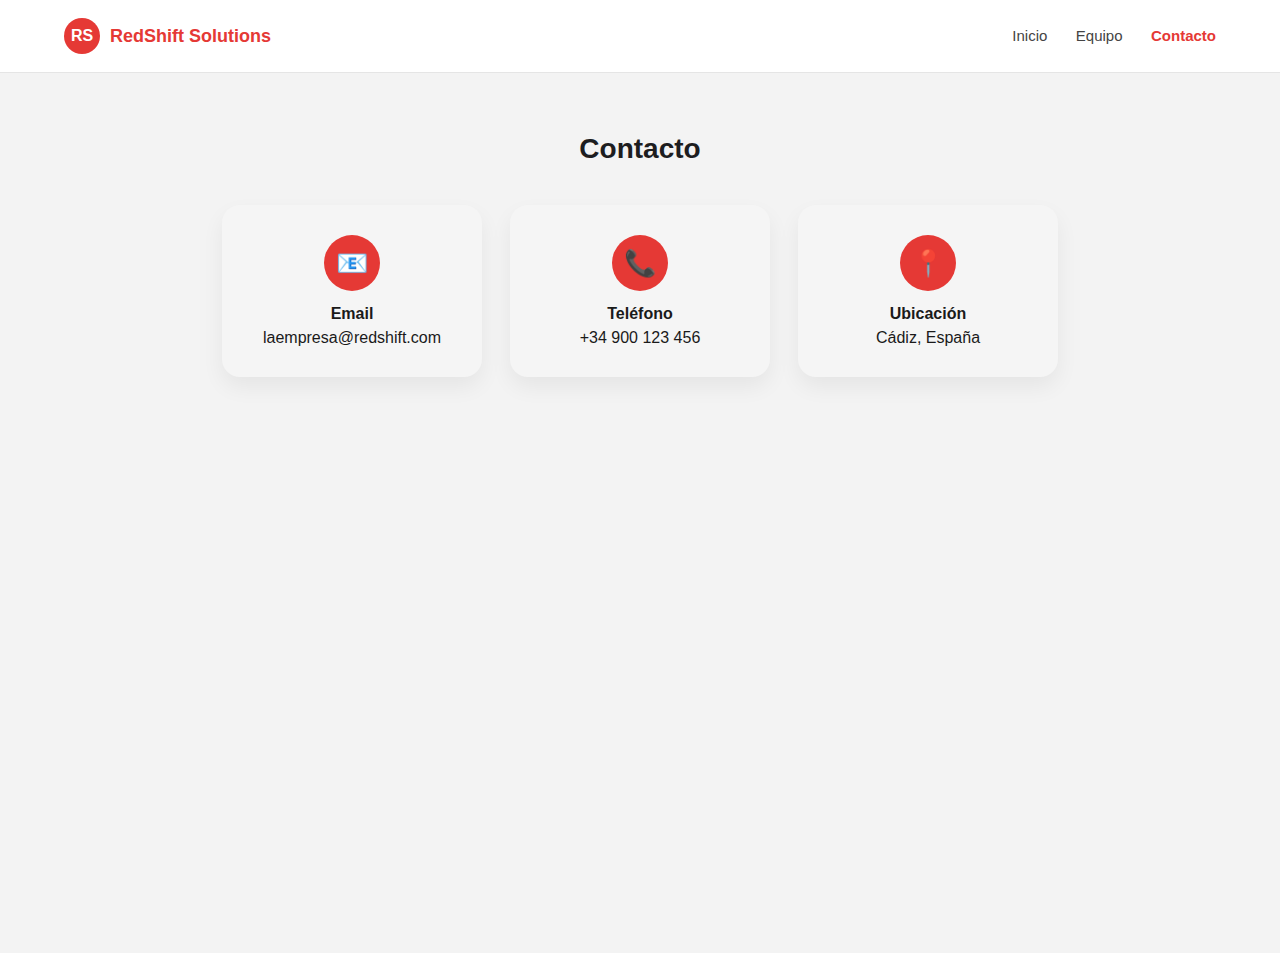
<file: contacto.html>
<!DOCTYPE html>
<html lang="es">
<head>
    <meta charset="UTF-8">
    <title>Contacto - RedShift Solutions</title>
    <link rel="stylesheet" href="styles.css">
</head>
<body>

    <header class="header">
        <div class="container header-content">
            <div class="logo-box">
                <div class="logo-circle">RS</div>
                <span class="brand-name">RedShift Solutions</span>
            </div>

            <nav class="nav">
                <a href="index.html">Inicio</a>
                <a href="equipo.html">Equipo</a>
                <a href="contacto.html" class="active">Contacto</a>
            </nav>
        </div>
    </header>
    
    <main>
        <section class="section-wrapper">
            <h2 class="section-title">Contacto</h2>

            <div class="contact-grid">
                <div class="contact-card">
                    <div class="contact-icon-circle">📧</div>
                    <h3>Email</h3>
                    <p>laempresa@redshift.com</p>
                </div>

                <div class="contact-card">
                    <div class="contact-icon-circle">📞</div>
                    <h3>Teléfono</h3>
                    <p>+34 900 123 456</p>
                </div>

                <div class="contact-card">
                    <div class="contact-icon-circle">📍</div>
                    <h3>Ubicación</h3>
                    <p>Cádiz, España</p>
                </div>
            </div>
        </section>
    </main>

</body>
</html>
</file>
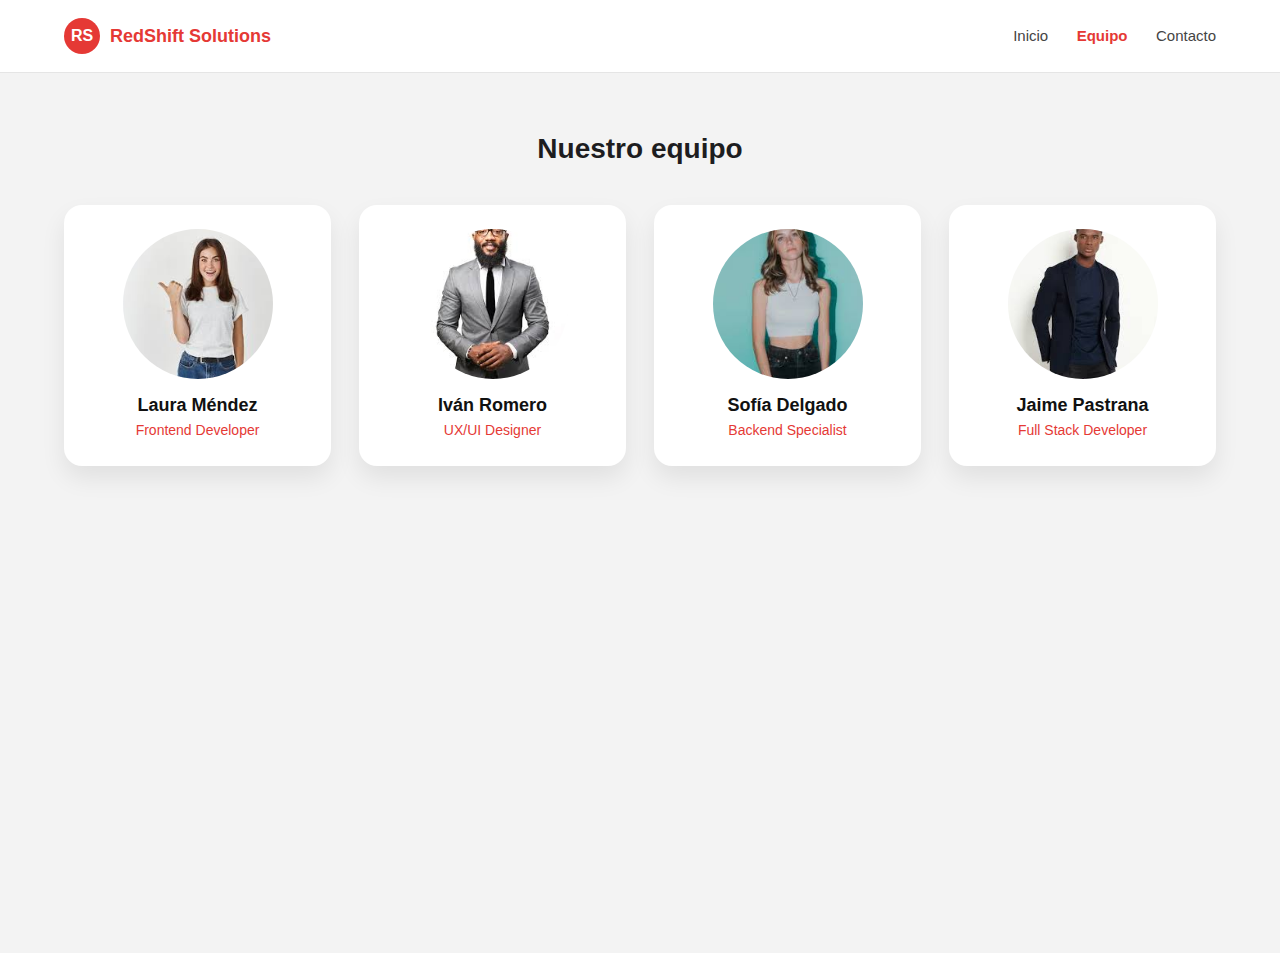
<file: equipo.html>
<!DOCTYPE html>
<html lang="es">
<head>
    <meta charset="UTF-8">
    <title>Nuestro equipo - RedShift Solutions</title>
    <link rel="stylesheet" href="styles.css">
</head>
<body>

    <header class="header">
        <div class="container header-content">
            <div class="logo-box">
                <div class="logo-circle">RS</div>
                <span class="brand-name">RedShift Solutions</span>
            </div>

            <nav class="nav">
                <a href="index.html">Inicio</a>
                <a href="equipo.html" class="active">Equipo</a>
                <a href="contacto.html">Contacto</a>
            </nav>
        </div>
    </header>

    <main class="grey-background">
        <section class="section-wrapper">
            <h2 class="section-title">Nuestro equipo</h2>

            <div class="team-grid">
                <a href="laura.html" class="team-card">
                    <div class="team-img-container">
                        <img src="assets/img/descarga2.jpg" alt="Laura Méndez">
                    </div>
                    <h3>Laura Méndez</h3>
                    <p class="team-role">Frontend Developer</p>
                </a>

                <a href="ivan.html" class="team-card">
                    <div class="team-img-container">
                        <img src="assets/img/descarga4.jpg" alt="Iván Romero">
                    </div>
                    <h3>Iván Romero</h3>
                    <p class="team-role">UX/UI Designer</p>
                </a>

                <a href="sofia.html" class="team-card">
                    <div class="team-img-container">
                        <img src="assets/img/descarga1.jpg" alt="Sofía Delgado">
                    </div>
                    <h3>Sofía Delgado</h3>
                    <p class="team-role">Backend Specialist</p>
                </a>

                <a href="jaime.html" class="team-card">
                    <div class="team-img-container">
                        <img src="assets/img/descarga3.jpg" alt="Jaime Pastrana">
                    </div>
                    <h3>Jaime Pastrana</h3>
                    <p class="team-role">Full Stack Developer</p>
                </a>
            </div>
        </section>
    </main>

</body>
</html>
</file>
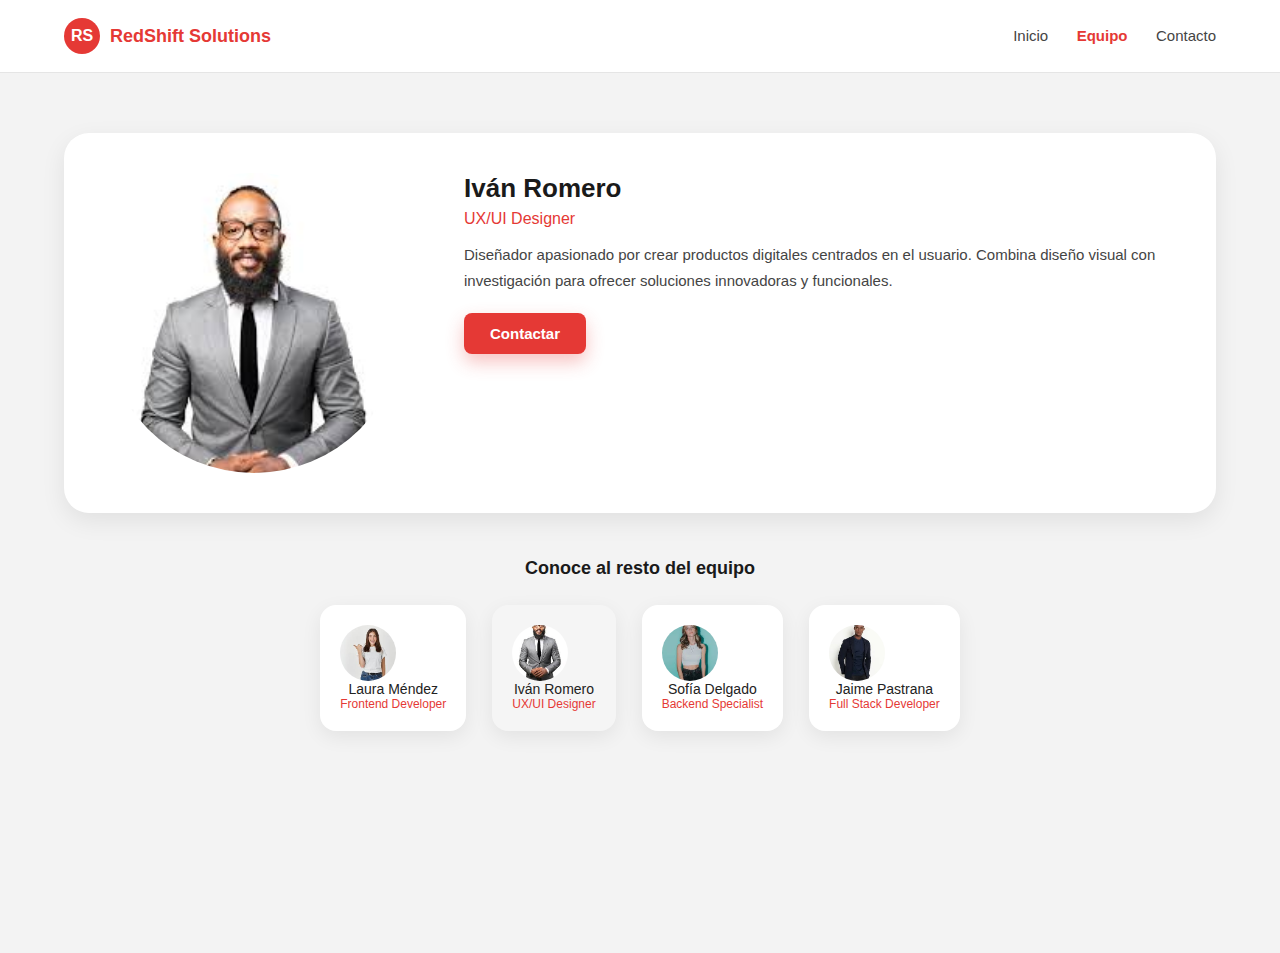
<file: ivan.html>
<!DOCTYPE html>
<html lang="es">
<head>
    <meta charset="UTF-8">
    <title>Iván Romero - UX/UI Designer</title>
    <link rel="stylesheet" href="styles.css">
</head>
<body>

    <!-- ===== HEADER ===== -->
    <header class="header">
        <div class="container header-content">
            <div class="logo-box">
                <div class="logo-circle">RS</div>
                <span class="brand-name">RedShift Solutions</span>
            </div>

            <nav class="nav">
                <a href="index.html">Inicio</a>
                <a href="equipo.html" class="active">Equipo</a>
                <a href="contacto.html">Contacto</a>
            </nav>
        </div>
    </header>

    <!-- ===== PROFILE SECTION ===== -->
    <main class="grey-background">
        <section class="section-wrapper">
            <div class="profile-card">
                <div class="profile-img-container">
                    <img src="assets/img/descarga4.jpg" alt="Iván Romero">
                </div>
                <div class="profile-text">
                    <h2>Iván Romero</h2>
                    <p class="profile-role">UX/UI Designer</p>
                    <p class="profile-bio">
                        Diseñador apasionado por crear productos digitales centrados en el usuario. Combina diseño visual con investigación para ofrecer soluciones innovadoras y funcionales.
                    </p>
                    <a href="contacto.html" class="btn-primary">Contactar</a>
                </div>
            </div>

            <div class="rest-of-team">
                <h3>Conoce al resto del equipo</h3>

                <div class="mini-team-grid">
                    <a href="laura.html" class="mini-card">
                        <div class="mini-img">
                            <img src="assets/img/descarga2.jpg" alt="Laura Méndez">
                        </div>
                        <div class="mini-text">
                            <span class="mini-name">Laura Méndez</span>
                            <span class="mini-role">Frontend Developer</span>
                        </div>
                    </a>

                    <a href="ivan.html" class="mini-card mini-card-active">
                        <div class="mini-img">
                            <img src="assets/img/descarga4.jpg" alt="Iván Romero">
                        </div>
                        <div class="mini-text">
                            <span class="mini-name">Iván Romero</span>
                            <span class="mini-role">UX/UI Designer</span>
                        </div>
                    </a>

                    <a href="sofia.html" class="mini-card">
                        <div class="mini-img">
                            <img src="assets/img/descarga1.jpg" alt="Sofía Delgado">
                        </div>
                        <div class="mini-text">
                            <span class="mini-name">Sofía Delgado</span>
                            <span class="mini-role">Backend Specialist</span>
                        </div>
                    </a>

                    <a href="jaime.html" class="mini-card">
                        <div class="mini-img">
                            <img src="assets/img/descarga3.jpg" alt="Jaime Pastrana">
                        </div>
                        <div class="mini-text">
                            <span class="mini-name">Jaime Pastrana</span>
                            <span class="mini-role">Full Stack Developer</span>
                        </div>
                    </a>
                </div>
            </div>
        </section>
    </main>

</body>
</html>
</file>
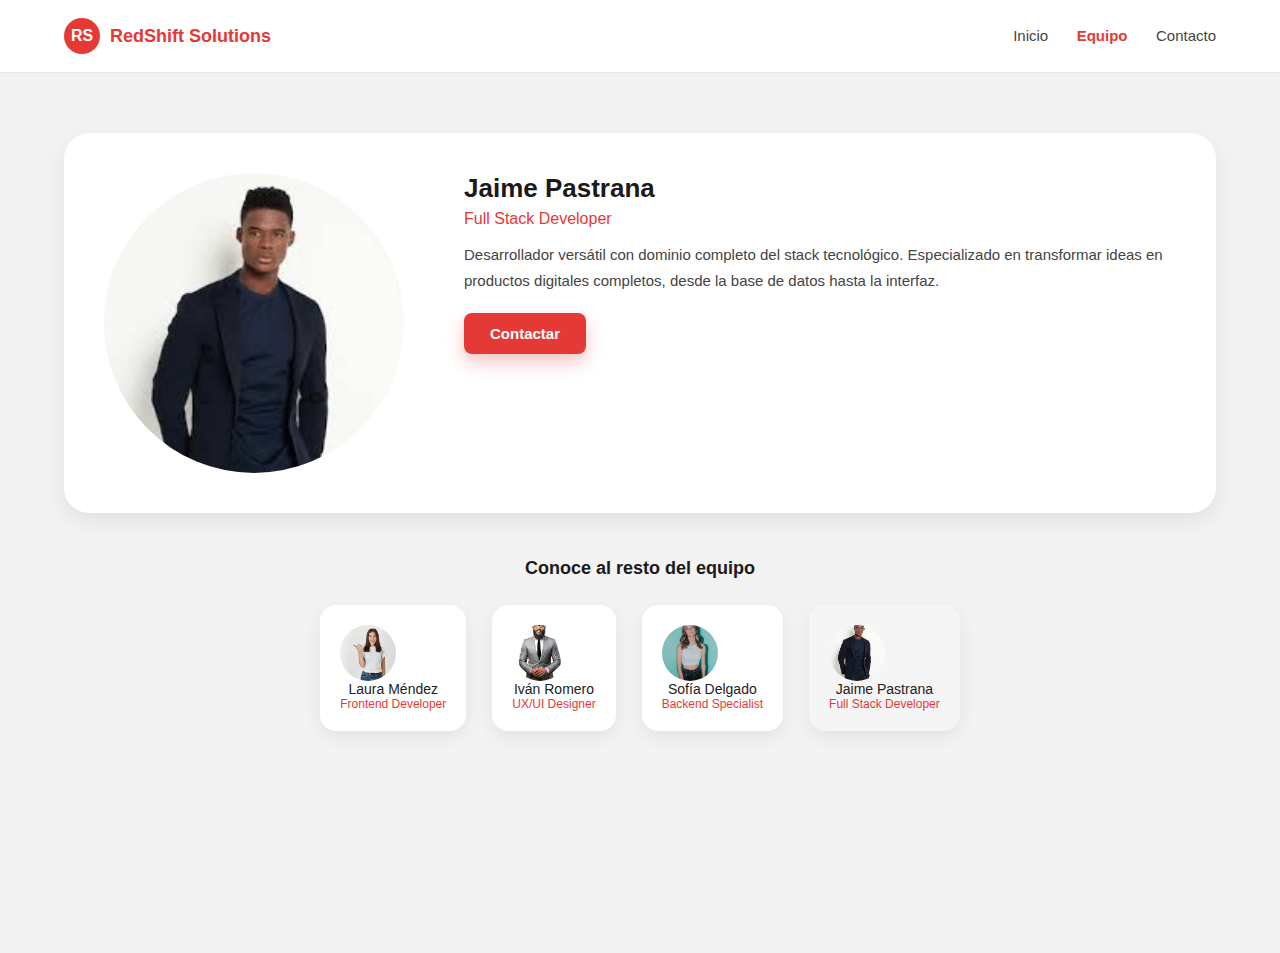
<file: jaime.html>
<!DOCTYPE html>
<html lang="es">
<head>
    <meta charset="UTF-8">
    <title>Jaime Pastrana - Full Stack Developer</title>
    <link rel="stylesheet" href="styles.css">
</head>
<body>

    <header class="header">
        <div class="container header-content">
            <div class="logo-box">
                <div class="logo-circle">RS</div>
                <span class="brand-name">RedShift Solutions</span>
            </div>

            <nav class="nav">
                <a href="index.html">Inicio</a>
                <a href="equipo.html" class="active">Equipo</a>
                <a href="contacto.html">Contacto</a>
            </nav>
        </div>
    </header>

    <main class="grey-background">
        <section class="section-wrapper">
            <div class="profile-card">
                <div class="profile-img-container">
                    <img src="assets/img/descarga3.jpg" alt="Jaime Pastrana">
                </div>
                <div class="profile-text">
                    <h2>Jaime Pastrana</h2>
                    <p class="profile-role">Full Stack Developer</p>
                    <p class="profile-bio">
                        Desarrollador versátil con dominio completo del stack tecnológico. Especializado en transformar ideas en productos digitales completos, desde la base de datos hasta la interfaz.
                    </p>
                    <a href="contacto.html" class="btn-primary">Contactar</a>
                </div>
            </div>

            <div class="rest-of-team">
                <h3>Conoce al resto del equipo</h3>

                <div class="mini-team-grid">
                    <a href="laura.html" class="mini-card">
                        <div class="mini-img">
                            <img src="assets/img/descarga2.jpg" alt="Laura Méndez">
                        </div>
                        <div class="mini-text">
                            <span class="mini-name">Laura Méndez</span>
                            <span class="mini-role">Frontend Developer</span>
                        </div>
                    </a>

                    <a href="ivan.html" class="mini-card">
                        <div class="mini-img">
                            <img src="assets/img/descarga4.jpg" alt="Iván Romero">
                        </div>
                        <div class="mini-text">
                            <span class="mini-name">Iván Romero</span>
                            <span class="mini-role">UX/UI Designer</span>
                        </div>
                    </a>

                    <a href="sofia.html" class="mini-card">
                        <div class="mini-img">
                            <img src="assets/img/descarga1.jpg" alt="Sofía Delgado">
                        </div>
                        <div class="mini-text">
                            <span class="mini-name">Sofía Delgado</span>
                            <span class="mini-role">Backend Specialist</span>
                        </div>
                    </a>

                    <a href="jaime.html" class="mini-card mini-card-active">
                        <div class="mini-img">
                            <img src="assets/img/descarga3.jpg" alt="Jaime Pastrana">
                        </div>
                        <div class="mini-text">
                            <span class="mini-name">Jaime Pastrana</span>
                            <span class="mini-role">Full Stack Developer</span>
                        </div>
                    </a>
                </div>
            </div>
        </section>
    </main>

</body>
</html>
</file>
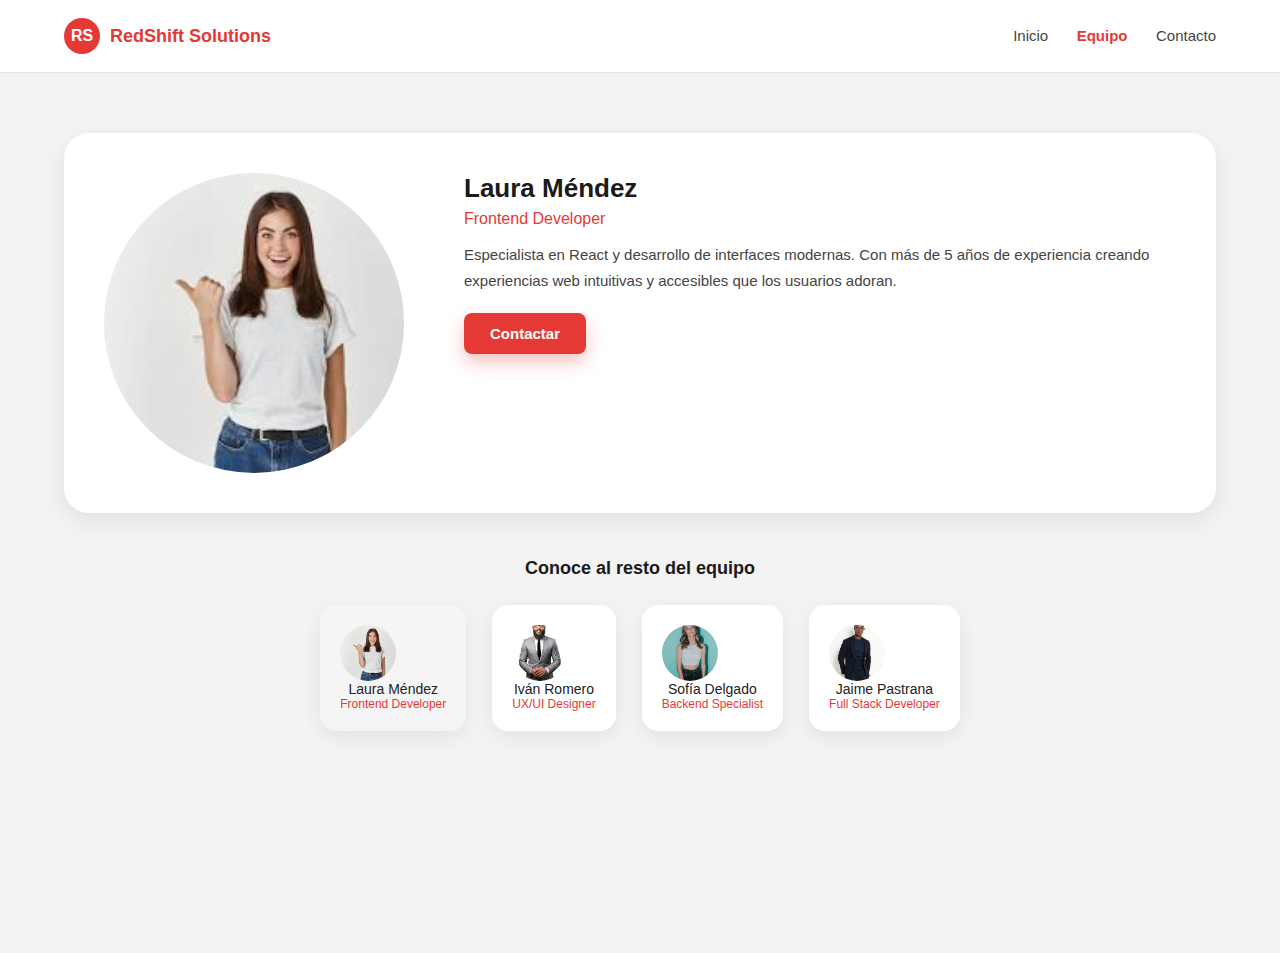
<file: laura.html>
<!DOCTYPE html>
<html lang="es">
<head>
    <meta charset="UTF-8">
    <title>Laura Méndez - Frontend Developer</title>
    <link rel="stylesheet" href="styles.css">
</head>
<body>

    <!-- ===== HEADER ===== -->
    <header class="header">
        <div class="container header-content">
            <div class="logo-box">
                <div class="logo-circle">RS</div>
                <span class="brand-name">RedShift Solutions</span>
            </div>

            <nav class="nav">
                <a href="index.html">Inicio</a>
                <a href="equipo.html" class="active">Equipo</a>
                <a href="contacto.html">Contacto</a>
            </nav>
        </div>
    </header>

    <!-- ===== PROFILE SECTION ===== -->
    <main class="grey-background">
        <section class="section-wrapper">
            <div class="profile-card">
                <div class="profile-img-container">
                    <img src="assets/img/descarga2.jpg" alt="Laura Méndez">
                </div>
                <div class="profile-text">
                    <h2>Laura Méndez</h2>
                    <p class="profile-role">Frontend Developer</p>
                    <p class="profile-bio">
                        Especialista en React y desarrollo de interfaces modernas. Con más de 5 años de experiencia creando experiencias web intuitivas y accesibles que los usuarios adoran.
                    </p>
                    <a href="contacto.html" class="btn-primary">Contactar</a>
                </div>
            </div>

            <div class="rest-of-team">
                <h3>Conoce al resto del equipo</h3>

                <div class="mini-team-grid">
                    <a href="laura.html" class="mini-card mini-card-active">
                        <div class="mini-img">
                            <img src="assets/img/descarga2.jpg" alt="Laura Méndez">
                        </div>
                        <div class="mini-text">
                            <span class="mini-name">Laura Méndez</span>
                            <span class="mini-role">Frontend Developer</span>
                        </div>
                    </a>

                    <a href="ivan.html" class="mini-card">
                        <div class="mini-img">
                            <img src="assets/img/descarga4.jpg" alt="Iván Romero">
                        </div>
                        <div class="mini-text">
                            <span class="mini-name">Iván Romero</span>
                            <span class="mini-role">UX/UI Designer</span>
                        </div>
                    </a>

                    <a href="sofia.html" class="mini-card">
                        <div class="mini-img">
                            <img src="assets/img/descarga1.jpg" alt="Sofía Delgado">
                        </div>
                        <div class="mini-text">
                            <span class="mini-name">Sofía Delgado</span>
                            <span class="mini-role">Backend Specialist</span>
                        </div>
                    </a>

                    <a href="jaime.html" class="mini-card">
                        <div class="mini-img">
                            <img src="assets/img/descarga3.jpg" alt="Jaime Pastrana">
                        </div>
                        <div class="mini-text">
                            <span class="mini-name">Jaime Pastrana</span>
                            <span class="mini-role">Full Stack Developer</span>
                        </div>
                    </a>
                </div>
            </div>
        </section>
    </main>

</body>
</html>
</file>
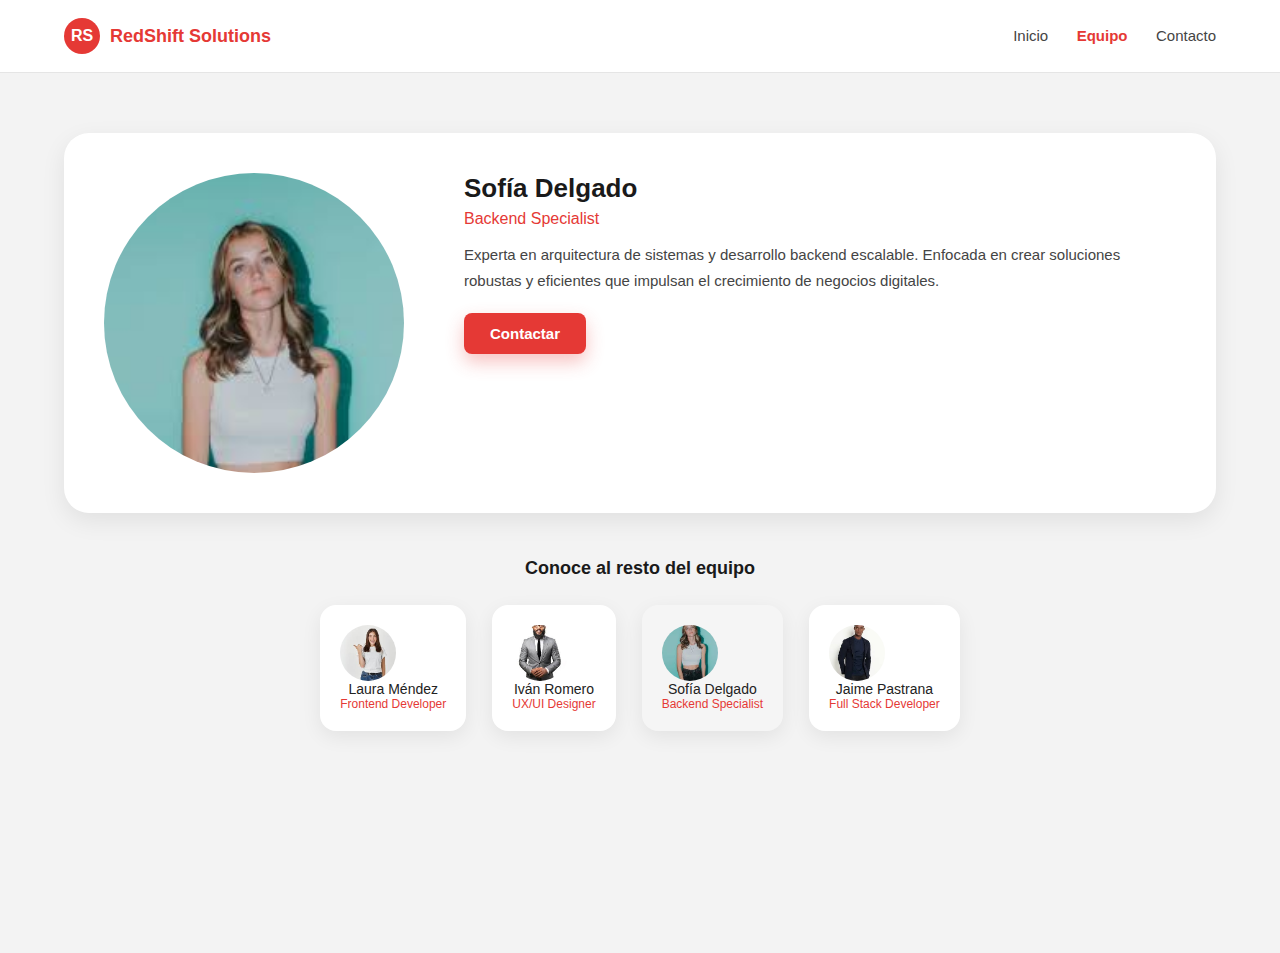
<file: sofia.html>
<!DOCTYPE html>
<html lang="es">
<head>
    <meta charset="UTF-8">
    <title>Sofía Delgado - Backend Specialist</title>
    <link rel="stylesheet" href="styles.css">
</head>
<body>

    <header class="header">
        <div class="container header-content">
            <div class="logo-box">
                <div class="logo-circle">RS</div>
                <span class="brand-name">RedShift Solutions</span>
            </div>

            <nav class="nav">
                <a href="index.html">Inicio</a>
                <a href="equipo.html" class="active">Equipo</a>
                <a href="contacto.html">Contacto</a>
            </nav>
        </div>
    </header>

    <main class="grey-background">
        <section class="section-wrapper">
            <div class="profile-card">
                <div class="profile-img-container">
                    <img src="assets/img/descarga1.jpg" alt="Sofía Delgado">
                </div>
                <div class="profile-text">
                    <h2>Sofía Delgado</h2>
                    <p class="profile-role">Backend Specialist</p>
                    <p class="profile-bio">
                        Experta en arquitectura de sistemas y desarrollo backend escalable. Enfocada en crear soluciones robustas y eficientes que impulsan el crecimiento de negocios digitales.
                    </p>
                    <a href="contacto.html" class="btn-primary">Contactar</a>
                </div>
            </div>

            <div class="rest-of-team">
                <h3>Conoce al resto del equipo</h3>

                <div class="mini-team-grid">
                    <a href="laura.html" class="mini-card">
                        <div class="mini-img">
                            <img src="assets/img/descarga2.jpg" alt="Laura Méndez">
                        </div>
                        <div class="mini-text">
                            <span class="mini-name">Laura Méndez</span>
                            <span class="mini-role">Frontend Developer</span>
                        </div>
                    </a>

                    <a href="ivan.html" class="mini-card">
                        <div class="mini-img">
                            <img src="assets/img/descarga4.jpg" alt="Iván Romero">
                        </div>
                        <div class="mini-text">
                            <span class="mini-name">Iván Romero</span>
                            <span class="mini-role">UX/UI Designer</span>
                        </div>
                    </a>

                    <a href="sofia.html" class="mini-card mini-card-active">
                        <div class="mini-img">
                            <img src="assets/img/descarga1.jpg" alt="Sofía Delgado">
                        </div>
                        <div class="mini-text">
                            <span class="mini-name">Sofía Delgado</span>
                            <span class="mini-role">Backend Specialist</span>
                        </div>
                    </a>

                    <a href="jaime.html" class="mini-card">
                        <div class="mini-img">
                            <img src="assets/img/descarga3.jpg" alt="Jaime Pastrana">
                        </div>
                        <div class="mini-text">
                            <span class="mini-name">Jaime Pastrana</span>
                            <span class="mini-role">Full Stack Developer</span>
                        </div>
                    </a>
                </div>
            </div>
        </section>
    </main>

</body>
</html>
</file>
<file: styles.css>
/* ===== RESET ===== */
* {
    margin: 0;
    padding: 0;
    box-sizing: border-box;
}

/* ===== GLOBAL ===== */
body {
  margin:0;
  font-family:Arial;
  background:#F3F3F3;
  color:#1a1a1a;
}

main {
    min-height: calc(100vh - 80px);
}

.container {
    width: 90%;
    max-width: 1300px;
    margin: auto;
}

.grey-background {
    background: #f3f3f3;
}

/* ===== HEADER ===== */
.header {
    background: #ffffff;
    border-bottom: 1px solid #e5e5e5;
    padding: 18px 0;
}

.header-content {
    display: flex;
    justify-content: space-between;
    align-items: center;
}

.logo-box {
    display: flex;
    align-items: center;
    gap: 10px;
}

.logo-circle {
    width: 36px;
    height: 36px;
    background: #e53935;
    color: #ffffff;
    border-radius: 50%;
    display: flex;
    align-items: center;
    justify-content: center;
    font-weight: bold;
    font-size: 16px;
}

.brand-name {
    font-size: 18px;
    color: #e53935;
    font-weight: 600;
}

.nav a {
    margin-left: 24px;
    text-decoration: none;
    font-size: 15px;
    color: #444;
}

.nav a.active {
    color: #e53935;
    font-weight: 600;
}

/* ===== HERO ===== */
.hero-section {
    padding: 80px 0;
    background: radial-gradient(circle at 80% 10%, rgba(229,57,53,0.08), transparent 55%);
}

.hero-grid {
    display: grid;
    grid-template-columns: 55% 45%;
    gap: 60px;
    align-items: center;
}

.hero-image-box {
    width: 100%;
}

.hero-image {
    width: 100%;
    height: 420px;
    object-fit: cover;
    border-radius: 18px;
    box-shadow: 0 16px 35px rgba(0,0,0,0.25);
    background: #000;
}

.hero-text-box {
    max-width: 480px;
}

.hero-title {
    font-size: 40px;
    line-height: 1.2;
    margin-bottom: 18px;
    color: #1d1d1f;
}

.hero-description {
    font-size: 17px;
    color: #555;
    line-height: 1.6;
    margin-bottom: 26px;
}

.btn-primary {
    display: inline-block;
    padding: 12px 26px;
    border-radius: 8px;
    background: #e53935;
    color: #ffffff;
    text-decoration: none;
    font-size: 15px;
    font-weight: 600;
    box-shadow: 0 8px 18px rgba(229,57,53,0.3);
}

/* ===== SECTIONS WRAPPER ===== */
.section-wrapper {
    width: 90%;
    max-width: 1200px;
    margin: 60px auto 80px;
}

.section-title {
    text-align: center;
    font-size: 28px;
    margin-bottom: 40px;
    color: #1d1d1f;
}

/* ===== TEAM GRID ===== */
.team-grid {
    display: grid;
    grid-template-columns: repeat(4, 1fr);
    gap: 28px;
}

.team-card {
    background: #ffffff;
    border-radius: 18px;
    padding: 24px 18px 28px;
    text-align: center;
    text-decoration: none;
    color: #111;
    box-shadow: 0 12px 25px rgba(0,0,0,0.08);
}

.team-img-container {
    width: 150px;
    height: 150px;
    margin: 0 auto 16px;
    border-radius: 50%;
    overflow: hidden;
    background: #ddd;
}

.team-img-container img {
    width: 100%;
    height: 100%;
    object-fit: cover;
}

.team-card h3 {
    font-size: 18px;
    margin-bottom: 6px;
}

.team-role {
    font-size: 14px;
    color: #e53935;
}

/* ===== CONTACT ===== */
.contact-grid {
    display: flex;
    justify-content: center;
    gap: 28px;
    flex-wrap: wrap;
    margin-top: 20px;
}

.contact-card {
    background: #f5f5f5;
    border-radius: 18px;
    padding: 30px 32px;
    width: 260px;
    text-align: center;
    box-shadow: 0 10px 22px rgba(0,0,0,0.06);
}

.contact-icon-circle {
    width: 56px;
    height: 56px;
    border-radius: 50%;
    margin: 0 auto 14px;
    background: #e53935;
    color: #ffffff;
    display: flex;
    align-items: center;
    justify-content: center;
    font-size: 26px;
}

.contact-card h3 {
    margin-bottom: 6px;
    font-size: 16px;
}

/* ===== PROFILE PAGES ===== */
.profile-card {
  display: grid;
  grid-template-columns: 320px 1fr;
  gap: 40px;
  background: #FFFFFF;
  padding: 40px;
  border-radius: 25px;
  box-shadow: 0 8px 25px rgba(0,0,0,0.08);
}

.profile-img-container {
        width: 300px;
        height: 300px;
        border-radius: 50%;
        overflow: hidden;
    }

.profile-img-container img {
        width: 100%;
        height: 100%;
        object-fit: cover;
        object-position: top;
    }

.profile-text h2 {
    font-size: 26px;
    margin-bottom: 6px;
}

.profile-role {
    font-size: 16px;
    color: #e53935;
    margin-bottom: 14px;
}

.profile-bio {
    font-size: 15px;
    color: #444;
    line-height: 1.7;
    margin-bottom: 20px;
}

/* ===== MINI TEAM STRIP ===== */
.rest-of-team {
    margin-top: 45px;
}

.rest-of-team h3 {
    text-align: center;
    margin-bottom: 26px;
    font-size: 18px;
}

.mini-team-grid {
    display: flex;
    justify-content: center;
    gap: 26px;
    flex-wrap: wrap;
}

.mini-card {
  background:#FFFFFF;
  text-decoration:none;
  color:#000;
  text-align:center;
  padding:20px;
  border-radius:16px;
  box-shadow:0 6px 20px rgba(0,0,0,0.07);
  display:block;
}

.mini-card-active {
    background: #f5f5f5;
}

.mini-img {
    width: 56px;
    height: 56px;
    border-radius: 50%;
    overflow: hidden;
}

.mini-img img {
    width: 100%;
    height: 100%;
    object-fit: cover;
}

.mini-text {
    display: flex;
    flex-direction: column;
}

.mini-name {
    font-size: 14px;
    color: #222;
}

.mini-role {
    font-size: 12px;
    color: #e53935;
}


/* Formulario simple de cita */
.cita-form label {
  font-weight: bold;
  margin-bottom: 6px;
  display: block;
}

.cita-form input, .cita-form textarea {
  width: 100%;
  padding: 14px;
  border-radius: 12px;
  border: 1px solid #ccc;
  margin-bottom: 18px;
  font-size: 16px;
}

.cita-form input:focus, .cita-form textarea:focus {
  outline: none;
  border-color: #e53935;
}
</file>
